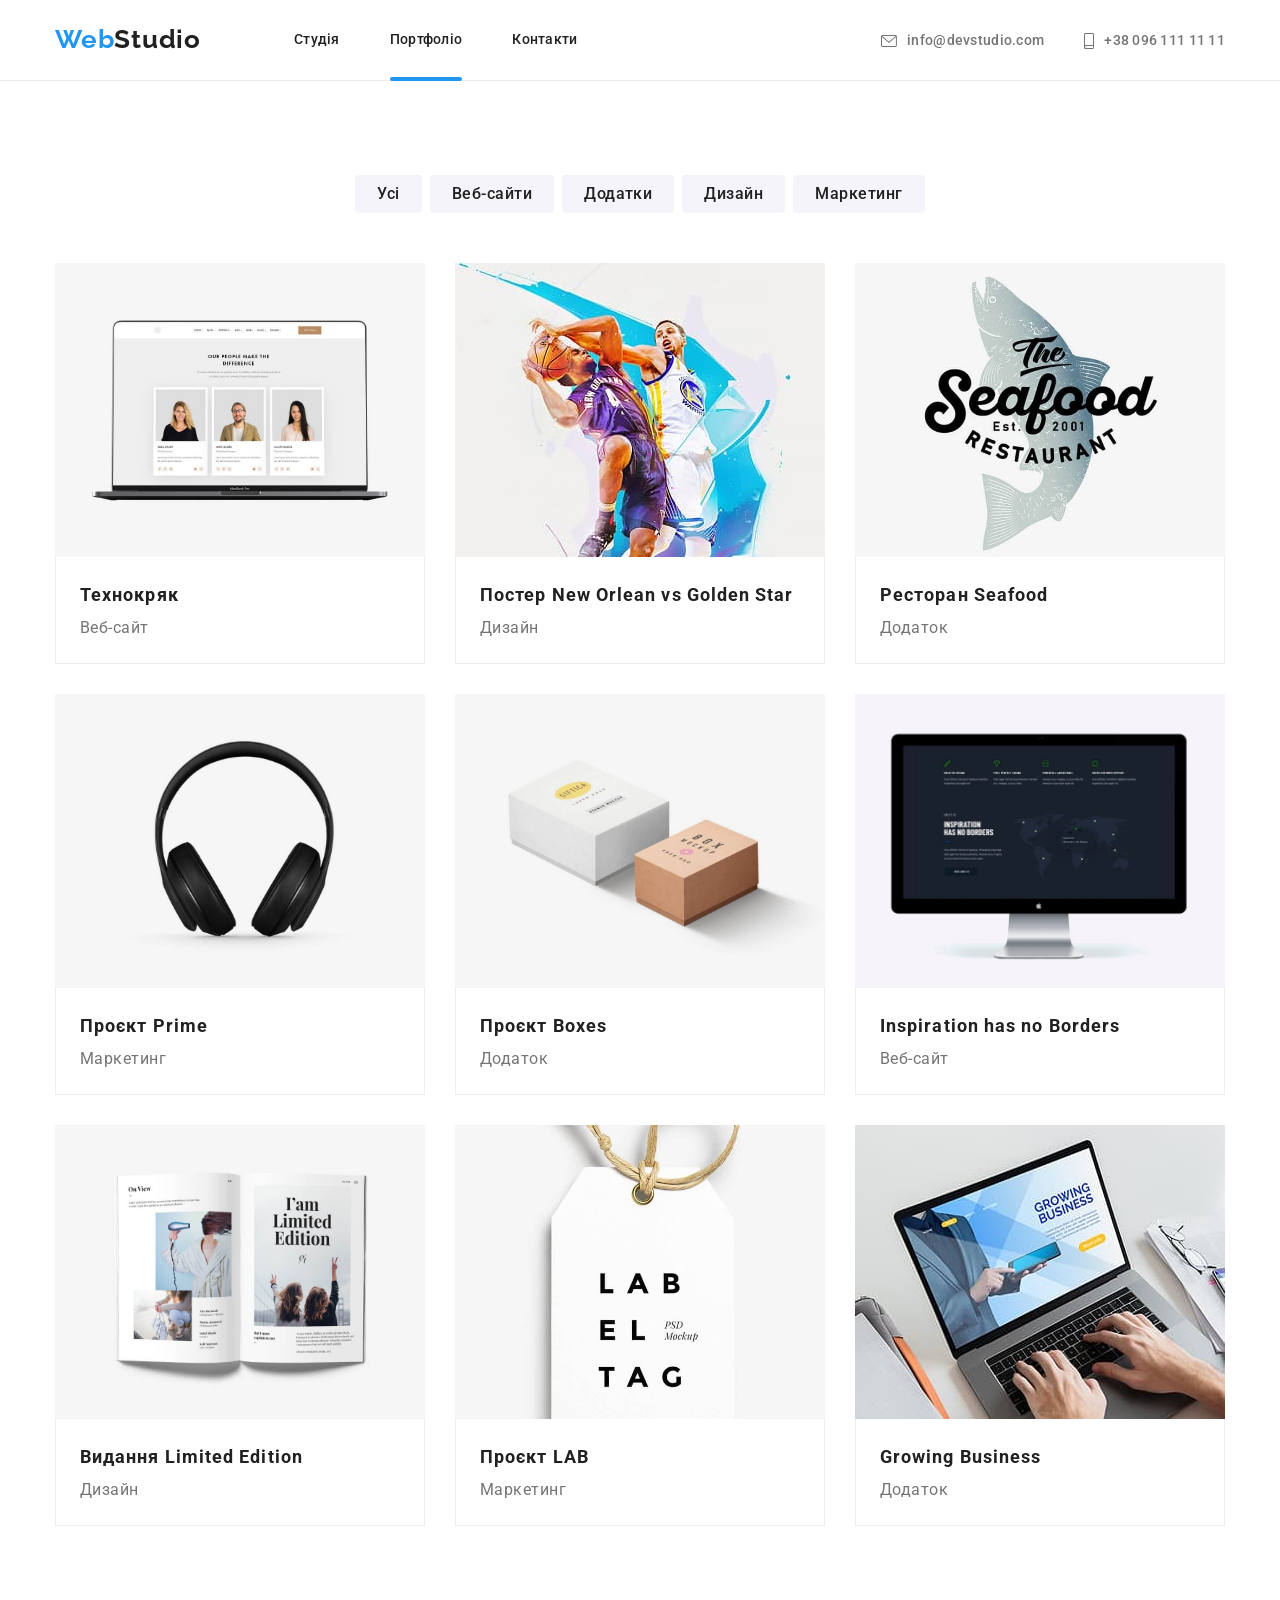
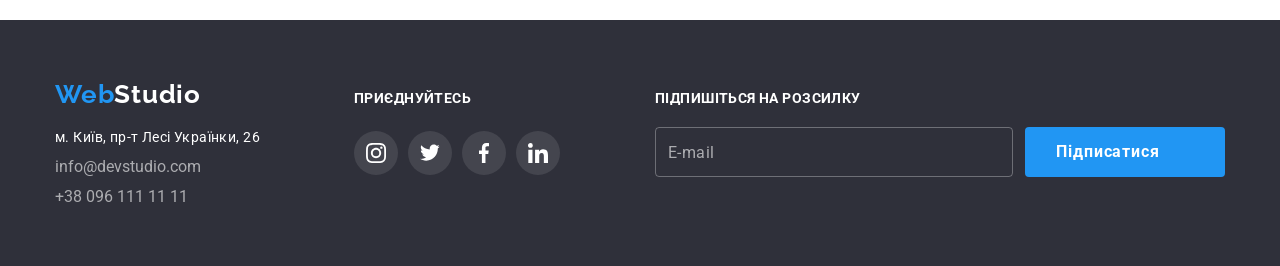
<file: portfolio.html>
<!doctype html>
<html lang="uk">

<head>
  <meta charset="UTF-8" />
  <meta name="viewport" content="width=device-width, initial-scale=1.0" />
  <title>Document</title>
  <link href="https://fonts.googleapis.com/css2?family=Raleway:wght@700&family=Roboto:wght@400;500;700;900&display=swap"
    rel="stylesheet" />
  <link rel="stylesheet"
    href="https://cdnjs.cloudflare.com/ajax/libs/modern-normalize/3.0.1/modern-normalize.min.css" />
  <link rel="stylesheet" href="./css/main.min.css" />
</head>

<body>
  <header class="header">
    <div class="container">
      <nav class="site-nav">
        <a href="./index.html" class="logo"><span>Web</span>Studio</a>
        <ul class="site-nav__list">
          <li class="site-nav__item">
            <a href="./index.html" class="site-nav__link">Студія</a>
          </li>
          <li class="site-nav__item">
            <a href="./portfolio.html" class="site-nav__link current">Портфоліо</a>
          </li>
          <li class="site-nav__item">
            <a href="#contacts" class="site-nav__link">Контакти</a>
          </li>
        </ul>

        <ul class="contacts">
          <li>
            <a href="mailto:info@devstudio.com"><svg class="contacts-icon" width="16" height="12">
                <use href="./images/icons.svg#icon-email"></use>
              </svg>info@devstudio.com</a>
          </li>

          <li>
            <a href="tel:+380961111111"><svg class="contacts-icon" width="10" height="16">
                <use href="./images/icons.svg#icon-smartphone"></use>
              </svg>+38 096 111 11 11</a>
          </li>
        </ul>
      </nav>
    </div>
  </header>
  <main>
    <section class="section portfolio">
      <div class="container">
        <ul class="buttons">
          <li><button type="button">Усі</button></li>
          <li><button type="button">Веб-сайти</button></li>
          <li><button type="button">Додатки</button></li>
          <li><button type="button">Дизайн</button></li>
          <li><button type="button">Маркетинг</button></li>
        </ul>
      </div>
      <div class="container">
        <ul class="portfolio-list flex-container">
          <li class="flex-element">
            <a href="#">
              <div class="thumb">
                <img src="images/our-people-make-difference.jpg" alt="Технокряк" width="370" height="294" />
                <p class="card-overlay">
                  Ресурс пропонує комплексні пропозиції з різним рівнем
                  функціоналу та сервісів. Все це дозволить відвідувачу
                  отримати вичерпні відомості про компанію чи приватну особу.
                </p>
              </div>
            </a>
            <div class="portfolio-content">
              <h2 class="portfolio-title">Технокряк</h2>
              <p class="portfolio-text">Веб-сайт</p>
            </div>
          </li>
          <li class="flex-element">
            <a href="#">
              <div class="thumb">
                <img src="images/basketball.jpg" alt="Постер" width="370" height="294" />
                <p class="card-overlay">
                  Ресурс пропонує комплексні пропозиції з різним рівнем
                  функціоналу та сервісів. Все це дозволить відвідувачу
                  отримати вичерпні відомості про компанію чи приватну особу.
                </p>
              </div>
            </a>
            <div class="portfolio-content">
              <h2 class="portfolio-title">
                Постер New Orlean vs Golden Star
              </h2>
              <p class="portfolio-text">Дизайн</p>
            </div>
          </li>
          <li class="flex-element">
            <a href="#">
              <div class="thumb">
                <img src="images/seafood.jpg" alt="Постер" width="370" height="294" />
                <p class="card-overlay">
                  Ресурс пропонує комплексні пропозиції з різним рівнем
                  функціоналу та сервісів. Все це дозволить відвідувачу
                  отримати вичерпні відомості про компанію чи приватну особу.
                </p>
              </div>
            </a>
            <div class="portfolio-content">
              <h2 class="portfolio-title">Ресторан Seafood</h2>
              <p class="portfolio-text">Додаток</p>
            </div>
          </li>
          <li class="flex-element">
            <a href="#">
              <div class="thumb">
                <img src="images/headphones.jpg" alt="Постер" width="370" height="294" />
                <p class="card-overlay">
                  Ресурс пропонує комплексні пропозиції з різним рівнем
                  функціоналу та сервісів. Все це дозволить відвідувачу
                  отримати вичерпні відомості про компанію чи приватну особу.
                </p>
              </div>
            </a>
            <div class="portfolio-content">
              <h2 class="portfolio-title">Проєкт Prime</h2>
              <p class="portfolio-text">Маркетинг</p>
            </div>
          </li>
          <li class="flex-element">
            <a href="#">
              <div class="thumb">
                <img src="images/box.jpg" alt="Постер" width="370" height="294" />
                <p class="card-overlay">
                  Ресурс пропонує комплексні пропозиції з різним рівнем
                  функціоналу та сервісів. Все це дозволить відвідувачу
                  отримати вичерпні відомості про компанію чи приватну особу.
                </p>
              </div>
            </a>
            <div class="portfolio-content">
              <h2 class="portfolio-title">Проєкт Boxes</h2>
              <p class="portfolio-text">Додаток</p>
            </div>
          </li>
          <li class="flex-element">
            <a href="#">
              <div class="thumb">
                <img src="images/monitor-apple.jpg" alt="Постер" width="370" height="294" />
                <p class="card-overlay">
                  Ресурс пропонує комплексні пропозиції з різним рівнем
                  функціоналу та сервісів. Все це дозволить відвідувачу
                  отримати вичерпні відомості про компанію чи приватну особу.
                </p>
              </div>
            </a>
            <div class="portfolio-content">
              <h2 class="portfolio-title">Inspiration has no Borders</h2>
              <p class="portfolio-text">Веб-сайт</p>
            </div>
          </li>
          <li class="flex-element">
            <a href="#">
              <div class="thumb">
                <img src="images/book.jpg" alt="Постер" width="370" height="294" />
                <p class="card-overlay">
                  Ресурс пропонує комплексні пропозиції з різним рівнем
                  функціоналу та сервісів. Все це дозволить відвідувачу
                  отримати вичерпні відомості про компанію чи приватну особу.
                </p>
              </div>
            </a>
            <div class="portfolio-content">
              <h2 class="portfolio-title">Видання Limited Edition</h2>
              <p class="portfolio-text">Дизайн</p>
            </div>
          </li>
          <li class="flex-element">
            <a href="#">
              <div class="thumb">
                <img src="images/label-tag.jpg" alt="Постер" width="370" height="294" />
                <p class="card-overlay">
                  Ресурс пропонує комплексні пропозиції з різним рівнем
                  функціоналу та сервісів. Все це дозволить відвідувачу
                  отримати вичерпні відомості про компанію чи приватну особу.
                </p>
              </div>
            </a>
            <div class="portfolio-content">
              <h2 class="portfolio-title">Проєкт LAB</h2>
              <p class="portfolio-text">Маркетинг</p>
            </div>
          </li>
          <li class="flex-element">
            <a href="#">
              <div class="thumb">
                <img src="images/macbook.jpg" alt="Постер" width="370" height="294" />
                <p class="card-overlay">
                  Ресурс пропонує комплексні пропозиції з різним рівнем
                  функціоналу та сервісів. Все це дозволить відвідувачу
                  отримати вичерпні відомості про компанію чи приватну особу.
                </p>
              </div>
            </a>
            <div class="portfolio-content">
              <h2 class="portfolio-title">Growing Business</h2>
              <p class="portfolio-text">Додаток</p>
            </div>
          </li>
        </ul>
      </div>
    </section>
  </main>
  <footer class="footer">
    <div class="container">
      <div class="footer__left">
        <a class="logo" href="./index.html"><span>Web</span>Studio</a>
        <address class="footer__contacts">
          <ul>
            <li class="footer__address">м. Київ, пр-т Лесі Українки, 26</li>
            <li>
              <a class="footer__contact-link" href="mailto:info@devstudio.com">info@devstudio.com</a>
            </li>
            <li><a class="footer__contact-link" href="tel:+380961111111">+38 096 111 11 11</a></li>
          </ul>
        </address>
      </div>
      <div class="footer__social">
        <p class="footer__text">ПРИЄДНУЙТЕСЬ</p>
        <ul class="footer__social-list">
          <li>
            <a class="social__link" href="https://www.instagram.com">
              <svg class="footer__social-icon" width="20" height="20">
                <use href="./images/icons.svg#icon-instagram"></use>
              </svg></a>
          </li>
          <li>
            <a class="social__link" href="#">
              <svg class="footer__social-icon" width="20" height="20">
                <use href="./images/icons.svg#icon-twitter"></use>
              </svg></a>
          </li>
          <li>
            <a class="social__link" href="#">
              <svg class="footer__social-icon" width="20" height="20">
                <use href="./images/icons.svg#icon-facebook"></use>
              </svg></a>
          </li>
          <li>
            <a class="social__link" href="#">
              <svg class="footer__social-icon" width="20" height="20">
                <use href="./images/icons.svg#icon-linkedin"></use>
              </svg></a>
          </li>
        </ul>
      </div>

      <form class="subscribe__form">
        <label for="subscribe-mail" class="subscribe__label">
          ПІДПИШІТЬСЯ НА РОЗСИЛКУ
        </label>

        <div class="subscribe__row">
          <input type="email" name="subscribe-mail" id="subscribe-mail" placeholder="E-mail" />
          <button class="button button--primary subscribe__button" type="submit">
            Підписатися<svg class="icon-send">
              <use href="./images/send.svg"></use>
            </svg>
          </button>
        </div>
      </form>
    </div>
  </footer>
</body>

</html>
</file>
<file: css/main.min.css>
:root{--main-color: #212121;--text-color: #757575;--white: #ffffff;--nav-color: rgba(255, 255, 255, 0.6);--bg-dark: #2f303a;--bg-light: #f5f4fa;--accent: #2196f3}h1,h2,h3,p{margin:0}ul{margin:0;padding:0;list-style:none}img{display:block;max-width:100%;height:auto}body{font-family:"Roboto",-apple-system,BlinkMacSystemFont,"Segoe UI",Arial,sans-serif;color:var(--main-color)}.container{width:1200px;margin:0 auto;padding:0 15px}.features__title{margin-bottom:10px;color:var(--main-color);font-weight:700;font-size:14px;line-height:1.14;letter-spacing:.03em}.features__text{color:var(--text-color);font-size:14px;line-height:1.71;letter-spacing:.03em}.features__list{display:-webkit-box;display:-ms-flexbox;display:flex;gap:30px}.features__item{width:270px}.features__icon{display:-webkit-box;display:-ms-flexbox;display:flex;padding:25px;height:120px;width:270px;-webkit-box-align:center;-ms-flex-align:center;align-items:center;-webkit-box-pack:center;-ms-flex-pack:center;justify-content:center;background-color:var(--bg-light);margin-bottom:30px}.header{background-color:var(--white);border-bottom:1px solid #ececec}.contacts{list-style:none;margin:0 0 0 auto;padding:0;display:-webkit-box;display:-ms-flexbox;display:flex;gap:40px}.contacts-icon{fill:currentColor;margin-right:10px;vertical-align:middle;-webkit-transition:fill 250ms cubic-bezier(0.4, 0, 0.2, 1);transition:fill 250ms cubic-bezier(0.4, 0, 0.2, 1)}.contacts a{color:var(--text-color);text-decoration:none;font-weight:500;font-size:14px;line-height:1.14;letter-spacing:.02em;-webkit-transition:color 250ms cubic-bezier(0.4, 0, 0.2, 1);transition:color 250ms cubic-bezier(0.4, 0, 0.2, 1)}.contacts a:hover,.contacts a:focus{color:var(--accent)}.site-nav{display:-webkit-box;display:-ms-flexbox;display:flex;gap:50px;position:relative;-webkit-box-align:center;-ms-flex-align:center;align-items:center}.site-nav .logo{margin-right:43px}.site-nav__list{display:-webkit-box;display:-ms-flexbox;display:flex;gap:50px;margin:0;padding:0;list-style:none}.site-nav__item{position:relative}.site-nav__link{display:block;padding:32px 0;position:relative;color:var(--main-color);text-decoration:none;font-weight:500;font-size:14px;line-height:1.14;letter-spacing:.02em;-webkit-transition:color 250ms cubic-bezier(0.4, 0, 0.2, 1);transition:color 250ms cubic-bezier(0.4, 0, 0.2, 1)}.site-nav__link:hover,.site-nav__link:focus{color:var(--accent)}.site-nav__link.current::after{content:"";position:absolute;bottom:-1px;left:0;width:100%;height:4px;background-color:var(--accent);border-radius:2px;-webkit-transform:scaleX(1);transform:scaleX(1)}.section{padding:94px 0}.services{background-color:var(--white)}.services__title{margin-bottom:50px;color:var(--main-color);font-weight:700;font-size:36px;line-height:1.17;letter-spacing:.03em;text-align:center}.services__list{display:-webkit-box;display:-ms-flexbox;display:flex;gap:30px}.services.section{padding-top:0}.services__item{position:relative}.team{background-color:var(--bg-light)}.team__title{color:var(--main-color);font-weight:700;font-size:36px;line-height:1.17;letter-spacing:.03em;text-align:center;margin-bottom:50px}.team__list{display:-webkit-box;display:-ms-flexbox;display:flex;gap:30px}.team__name{margin-bottom:10px;color:var(--main-color);font-weight:500;font-size:16px;line-height:1.19;letter-spacing:.03em}.team__text{color:var(--text-color);font-size:16px;line-height:1.19;letter-spacing:.03em}.team__item{background-color:var(--white);text-align:center;padding-bottom:30px;border-radius:4px;-webkit-box-shadow:0px 1px 3px rgba(0,0,0,.12),0px 1px 1px rgba(0,0,0,.14),0px 2px 1px rgba(0,0,0,.2);box-shadow:0px 1px 3px rgba(0,0,0,.12),0px 1px 1px rgba(0,0,0,.14),0px 2px 1px rgba(0,0,0,.2)}.team__photo{margin-bottom:30px}.footer{background-color:var(--bg-dark);padding:60px 0}.footer .container{display:-webkit-box;display:-ms-flexbox;display:flex;-webkit-box-align:baseline;-ms-flex-align:baseline;align-items:baseline;gap:94px}.footer__left{max-width:231px}.footer__address{font-style:normal;color:var(--white);font-size:14px;line-height:1.14;letter-spacing:.03em;white-space:nowrap}.footer__contacts ul{margin-top:20px}.footer__contacts ul li:not(:last-child){margin-bottom:12px}.footer__contact-link{font-style:normal;color:hsla(0,0%,100%,.6);text-decoration:none;-webkit-transition:color 250ms cubic-bezier(0.4, 0, 0.2, 1);transition:color 250ms cubic-bezier(0.4, 0, 0.2, 1)}.footer__contact-link:hover,.footer__contact-link:focus{color:var(--accent)}.footer .logo{color:var(--white)}.footer .logo span{color:var(--accent)}.footer__text{margin-bottom:20px;font-family:"Roboto",sans-serif;color:var(--white);font-size:14px;line-height:1.71;letter-spacing:.03em;text-transform:uppercase;font-weight:700}.footer__social-list{margin-top:20px;display:-webkit-box;display:-ms-flexbox;display:flex;gap:10px;padding:0;list-style:none}.footer__social-icon{fill:currentColor}.footer .social{margin-top:0;-webkit-box-pack:start;-ms-flex-pack:start;justify-content:flex-start}.footer .social__link{background-color:hsla(0,0%,100%,.1);color:var(--white)}.footer .social__link:hover,.footer .social__link:focus{background-color:var(--accent);color:var(--white)}.footer .subscribe__form{margin-left:auto;display:-webkit-box;display:-ms-flexbox;display:flex;-webkit-box-orient:vertical;-webkit-box-direction:normal;-ms-flex-direction:column;flex-direction:column;gap:20px}.footer .subscribe__row{display:-webkit-box;display:-ms-flexbox;display:flex;gap:12px}.footer .subscribe__row input{color:var(--white);width:358px;height:50px;padding:20px 12px;border:1px solid hsla(0,0%,100%,.3);border-radius:4px;background-color:rgba(0,0,0,0);font-size:16px;line-height:1.25;letter-spacing:.03em;-webkit-transition:border-color 250ms cubic-bezier(0.4, 0, 0.2, 1);transition:border-color 250ms cubic-bezier(0.4, 0, 0.2, 1)}.footer .subscribe__row input::-webkit-input-placeholder{color:hsla(0,0%,100%,.6)}.footer .subscribe__row input::-moz-placeholder{color:hsla(0,0%,100%,.6)}.footer .subscribe__row input:-ms-input-placeholder{color:hsla(0,0%,100%,.6)}.footer .subscribe__row input::-ms-input-placeholder{color:hsla(0,0%,100%,.6)}.footer .subscribe__row input::placeholder{color:hsla(0,0%,100%,.6)}.footer .subscribe__row input:focus{outline:none;border-color:var(--accent)}.footer .subscribe__label{font-size:14px;line-height:1.14;letter-spacing:.03em;color:var(--white);font-weight:700}.footer__button{width:200px;height:50px;gap:10px;background-color:var(--accent);color:var(--white);border:none;border-radius:4px;cursor:pointer}.footer .icon-send{width:24px;height:24px;fill:var(--white);margin-left:10px}.clients__title{margin-bottom:50px;color:var(--main-color);font-weight:700;font-size:36px;line-height:1.17;letter-spacing:.03em;text-align:center}.clients__list{display:-webkit-box;display:-ms-flexbox;display:flex;gap:30px;list-style:none;padding:0;margin:0}.clients__link{width:170px;height:92px;border:1px solid #afb1b8;border-radius:4px;display:-webkit-box;display:-ms-flexbox;display:flex;-webkit-box-align:center;-ms-flex-align:center;align-items:center;-webkit-box-pack:center;-ms-flex-pack:center;justify-content:center;color:#afb1b8;-webkit-transition:color 250ms cubic-bezier(0.4, 0, 0.2, 1),border-color 250ms cubic-bezier(0.4, 0, 0.2, 1);transition:color 250ms cubic-bezier(0.4, 0, 0.2, 1),border-color 250ms cubic-bezier(0.4, 0, 0.2, 1)}.clients__link:hover,.clients__link:focus{color:var(--accent);border-color:var(--accent)}.clients__icon{fill:currentColor}.button{border:none;margin-bottom:0;min-width:200px;border-radius:4px;padding:10px 22px;display:-webkit-inline-box;display:-ms-inline-flexbox;display:inline-flex;-webkit-box-align:center;-ms-flex-align:center;align-items:center;-webkit-box-pack:center;-ms-flex-pack:center;justify-content:center;-webkit-transition:background-color 250ms cubic-bezier(0.4, 0, 0.2, 1),-webkit-box-shadow 250ms cubic-bezier(0.4, 0, 0.2, 1);transition:background-color 250ms cubic-bezier(0.4, 0, 0.2, 1),-webkit-box-shadow 250ms cubic-bezier(0.4, 0, 0.2, 1);transition:background-color 250ms cubic-bezier(0.4, 0, 0.2, 1),box-shadow 250ms cubic-bezier(0.4, 0, 0.2, 1);transition:background-color 250ms cubic-bezier(0.4, 0, 0.2, 1),box-shadow 250ms cubic-bezier(0.4, 0, 0.2, 1),-webkit-box-shadow 250ms cubic-bezier(0.4, 0, 0.2, 1)}.button--primary{background-color:var(--accent);color:var(--white);font-size:16px;font-weight:700;line-height:1.88;letter-spacing:.06em;cursor:pointer}.button--primary:hover,.button--primary:focus{-webkit-box-shadow:0px 4px 4px rgba(0,0,0,.15);box-shadow:0px 4px 4px rgba(0,0,0,.15)}.form{padding:40px}.form-title{margin-bottom:20px;text-align:center;font-weight:700;font-size:20px;line-height:1.15;letter-spacing:.03em}.form-field{position:relative;display:-webkit-box;display:-ms-flexbox;display:flex;-webkit-box-orient:vertical;-webkit-box-direction:normal;-ms-flex-direction:column;flex-direction:column;font-family:"Roboto",sans-serif;margin-bottom:10px}.form-field label{margin:4px;opacity:.5}.form-field input{width:100%;padding:11px 12px;height:40px;padding-left:40px;border:1px solid rgba(0,0,0,.2);border-radius:4px;background-color:rgba(0,0,0,0);font-size:16px;-webkit-transition:border-color 250ms cubic-bezier(0.4, 0, 0.2, 1);transition:border-color 250ms cubic-bezier(0.4, 0, 0.2, 1);outline:none}.form-field input::-webkit-input-placeholder{color:var(--text-color);opacity:.5}.form-field input::-moz-placeholder{color:var(--text-color);opacity:.5}.form-field input:-ms-input-placeholder{color:var(--text-color);opacity:.5}.form-field input::-ms-input-placeholder{color:var(--text-color);opacity:.5}.form-field input::placeholder{color:var(--text-color);opacity:.5}.form-field input:hover,.form-field input:focus{border-color:var(--accent)}.form-field input:focus::-webkit-input-placeholder{opacity:.3}.form-field input:focus::-moz-placeholder{opacity:.3}.form-field input:focus:-ms-input-placeholder{opacity:.3}.form-field input:focus::-ms-input-placeholder{opacity:.3}.form-field input:focus::placeholder{opacity:.3}.form-field textarea{width:100%;padding:12px 16px;height:120px;resize:none;border:1px solid rgba(0,0,0,.2);border-radius:4px;background-color:rgba(0,0,0,0);font-size:16px;-webkit-transition:border-color 250ms cubic-bezier(0.4, 0, 0.2, 1);transition:border-color 250ms cubic-bezier(0.4, 0, 0.2, 1)}.form-field textarea::-webkit-input-placeholder{color:var(--text-color);opacity:.5}.form-field textarea::-moz-placeholder{color:var(--text-color);opacity:.5}.form-field textarea:-ms-input-placeholder{color:var(--text-color);opacity:.5}.form-field textarea::-ms-input-placeholder{color:var(--text-color);opacity:.5}.form-field textarea::placeholder{color:var(--text-color);opacity:.5}.form-field textarea:hover,.form-field textarea:focus{border-color:var(--accent);outline:none}.form-field textarea:focus::-webkit-input-placeholder{opacity:.3}.form-field textarea:focus::-moz-placeholder{opacity:.3}.form-field textarea:focus:-ms-input-placeholder{opacity:.3}.form-field textarea:focus::-ms-input-placeholder{opacity:.3}.form-field textarea:focus::placeholder{opacity:.3}.form-field:hover .input-icon,.form-field:focus-within .input-icon{color:var(--accent)}.form button{border:1px solid var(--accent);display:block;margin:30px auto;margin-bottom:0}.input-wrap{position:relative;display:-webkit-box;display:-ms-flexbox;display:flex;-webkit-box-align:center;-ms-flex-align:center;align-items:center;-webkit-box-pack:center;-ms-flex-pack:center;justify-content:center}.input-icon{pointer-events:none;position:absolute;top:50%;left:12px;-webkit-transform:translateY(-50%);transform:translateY(-50%);width:18px;height:18px;color:var(--main-color);-webkit-transition:color 250ms cubic-bezier(0.4, 0, 0.2, 1),opacity 250ms cubic-bezier(0.4, 0, 0.2, 1),-webkit-transform 250ms cubic-bezier(0.4, 0, 0.2, 1);transition:color 250ms cubic-bezier(0.4, 0, 0.2, 1),opacity 250ms cubic-bezier(0.4, 0, 0.2, 1),-webkit-transform 250ms cubic-bezier(0.4, 0, 0.2, 1);transition:color 250ms cubic-bezier(0.4, 0, 0.2, 1),transform 250ms cubic-bezier(0.4, 0, 0.2, 1),opacity 250ms cubic-bezier(0.4, 0, 0.2, 1);transition:color 250ms cubic-bezier(0.4, 0, 0.2, 1),transform 250ms cubic-bezier(0.4, 0, 0.2, 1),opacity 250ms cubic-bezier(0.4, 0, 0.2, 1),-webkit-transform 250ms cubic-bezier(0.4, 0, 0.2, 1)}.checkbox{padding:10px 12px 0;display:-webkit-box;display:-ms-flexbox;display:flex;-webkit-box-align:center;-ms-flex-align:center;align-items:center;-webkit-box-pack:center;-ms-flex-pack:center;justify-content:center;gap:8px;width:100%;height:24px;font-family:"Roboto",sans-serif;color:var(--text-color)}.checkbox-input{position:absolute;opacity:0;width:16px;height:15px;cursor:pointer}.checkbox-input:checked~.checkbox-icon{background-color:var(--accent);background-image:url("../images/check.svg");background-size:16px 16px;background-position:center;border-color:var(--accent)}.checkbox-icon{width:16px;height:16px;display:-webkit-box;display:-ms-flexbox;display:flex;border:1px solid var(--main-color);border-radius:2px;-webkit-transition:background-color 250ms cubic-bezier(0.4, 0, 0.2, 1),border-color 250ms cubic-bezier(0.4, 0, 0.2, 1);transition:background-color 250ms cubic-bezier(0.4, 0, 0.2, 1),border-color 250ms cubic-bezier(0.4, 0, 0.2, 1)}.checkbox__link{color:var(--accent)}.hero{display:-webkit-box;display:-ms-flexbox;display:flex;-webkit-box-align:center;-ms-flex-align:center;align-items:center;min-height:600px;text-align:center;background-color:var(--bg-dark);max-width:1600px;margin-left:auto;margin-right:auto;background-image:-webkit-gradient(linear, left top, left bottom, from(rgba(47, 48, 58, 0.4)), to(rgba(47, 48, 58, 0.4))),url(../images/hero-bg.svg);background-image:linear-gradient(rgba(47, 48, 58, 0.4), rgba(47, 48, 58, 0.4)),url(../images/hero-bg.svg);background-repeat:no-repeat;background-position:center;background-size:cover}.hero__title{margin-bottom:30px;color:var(--white);font-weight:900;font-size:44px;line-height:1.36;letter-spacing:.06em;text-align:center}.logo{color:var(--main-color);font-family:"Raleway",sans-serif;font-weight:700;font-size:26px;text-decoration:none;line-height:1.14;letter-spacing:.03em}.logo span{color:var(--accent)}.backdrop{position:fixed;top:0;left:0;width:100%;height:100%;background-color:rgba(0,0,0,.2);-webkit-transition:opacity 250ms cubic-bezier(0.4, 0, 0.2, 1),visibility 250ms cubic-bezier(0.4, 0, 0.2, 1);transition:opacity 250ms cubic-bezier(0.4, 0, 0.2, 1),visibility 250ms cubic-bezier(0.4, 0, 0.2, 1)}.backdrop.is-hidden{visibility:hidden;opacity:0;pointer-events:none}.modal{min-height:528px;min-width:521px;position:absolute;border-radius:4px;top:50%;left:50%;-webkit-transform:translate(-50%, -50%);transform:translate(-50%, -50%);-webkit-transition:opacity 250ms cubic-bezier(0.4, 0, 0.2, 1),-webkit-transform 250ms cubic-bezier(0.4, 0, 0.2, 1);transition:opacity 250ms cubic-bezier(0.4, 0, 0.2, 1),-webkit-transform 250ms cubic-bezier(0.4, 0, 0.2, 1);transition:transform 250ms cubic-bezier(0.4, 0, 0.2, 1),opacity 250ms cubic-bezier(0.4, 0, 0.2, 1);transition:transform 250ms cubic-bezier(0.4, 0, 0.2, 1),opacity 250ms cubic-bezier(0.4, 0, 0.2, 1),-webkit-transform 250ms cubic-bezier(0.4, 0, 0.2, 1);background-color:#fff}.icon-close{width:11px;height:11px}.close-btn{position:absolute;top:8px;right:8px;display:-webkit-box;display:-ms-flexbox;display:flex;-webkit-box-align:center;-ms-flex-align:center;align-items:center;-webkit-box-pack:center;-ms-flex-pack:center;justify-content:center;border:1px solid rgba(0,0,0,.1);width:30px;height:30px;border-radius:50%;background:#fff;cursor:pointer;-webkit-transition:background-color 250ms cubic-bezier(0.4, 0, 0.2, 1);transition:background-color 250ms cubic-bezier(0.4, 0, 0.2, 1)}.close-btn:hover,.close-btn:focus{color:var(--accent)}.social{display:-webkit-box;display:-ms-flexbox;display:flex;list-style:none;-webkit-box-pack:center;-ms-flex-pack:center;justify-content:center;margin-top:16px;gap:10px}.social__icon{fill:currentColor}.social__link{-webkit-box-align:center;-ms-flex-align:center;align-items:center;-webkit-box-pack:center;-ms-flex-pack:center;justify-content:center;color:#afb1b8;width:44px;height:44px;border-radius:50%;display:-webkit-box;display:-ms-flexbox;display:flex;-webkit-transition:background-color 250ms cubic-bezier(0.4, 0, 0.2, 1),color 250ms cubic-bezier(0.4, 0, 0.2, 1);transition:background-color 250ms cubic-bezier(0.4, 0, 0.2, 1),color 250ms cubic-bezier(0.4, 0, 0.2, 1)}.social__link:hover,.social__link:focus{background:var(--accent);color:var(--white)}.thumb{position:relative;overflow:hidden;width:100%;height:294px}.thumb img{width:100%;height:100%;-o-object-fit:cover;object-fit:cover;-o-object-position:center;object-position:center;display:block}.thumb::before{content:"";position:absolute;inset:0;background:var(--accent);opacity:0;z-index:1;-webkit-transform:translateY(100%);transform:translateY(100%);-webkit-transition:opacity 250ms cubic-bezier(0.4, 0, 0.2, 1),-webkit-transform 250ms cubic-bezier(0.4, 0, 0.2, 1);transition:opacity 250ms cubic-bezier(0.4, 0, 0.2, 1),-webkit-transform 250ms cubic-bezier(0.4, 0, 0.2, 1);transition:transform 250ms cubic-bezier(0.4, 0, 0.2, 1),opacity 250ms cubic-bezier(0.4, 0, 0.2, 1);transition:transform 250ms cubic-bezier(0.4, 0, 0.2, 1),opacity 250ms cubic-bezier(0.4, 0, 0.2, 1),-webkit-transform 250ms cubic-bezier(0.4, 0, 0.2, 1)}.thumb__label{position:absolute;bottom:0;left:0;width:100%;height:70px;display:-webkit-box;display:-ms-flexbox;display:flex;-webkit-box-align:center;-ms-flex-align:center;align-items:center;-webkit-box-pack:center;-ms-flex-pack:center;justify-content:center;background-color:rgba(47,48,58,.8);color:var(--white);font-weight:700;font-size:14px;line-height:1.14;letter-spacing:.03em}.card-overlay{position:absolute;inset:0;padding:63px 24px;color:var(--white);font-size:18px;line-height:28px;letter-spacing:.03em;z-index:2;opacity:0;-webkit-transform:translateY(100%);transform:translateY(100%);-webkit-transition:opacity 250ms cubic-bezier(0.4, 0, 0.2, 1),-webkit-transform 250ms cubic-bezier(0.4, 0, 0.2, 1);transition:opacity 250ms cubic-bezier(0.4, 0, 0.2, 1),-webkit-transform 250ms cubic-bezier(0.4, 0, 0.2, 1);transition:transform 250ms cubic-bezier(0.4, 0, 0.2, 1),opacity 250ms cubic-bezier(0.4, 0, 0.2, 1);transition:transform 250ms cubic-bezier(0.4, 0, 0.2, 1),opacity 250ms cubic-bezier(0.4, 0, 0.2, 1),-webkit-transform 250ms cubic-bezier(0.4, 0, 0.2, 1)}.flex-element:hover .thumb::before{-webkit-transform:translateY(0);transform:translateY(0);opacity:.9}.flex-element:hover .card-overlay{-webkit-transform:translateY(0);transform:translateY(0);opacity:1}.portfolio .buttons{display:-webkit-box;display:-ms-flexbox;display:flex;-webkit-box-pack:center;-ms-flex-pack:center;justify-content:center;gap:8px;margin-bottom:50px}.portfolio .buttons li{list-style:none}.portfolio .buttons button{font-weight:500;cursor:pointer;padding:6px 22px;border-radius:4px;border:none;background-color:var(--bg-light);color:var(--main-color);font-size:16px;line-height:1.62;letter-spacing:.03em;-webkit-transition:background-color 250ms cubic-bezier(0.4, 0, 0.2, 1),color 250ms cubic-bezier(0.4, 0, 0.2, 1),-webkit-box-shadow 250ms cubic-bezier(0.4, 0, 0.2, 1);transition:background-color 250ms cubic-bezier(0.4, 0, 0.2, 1),color 250ms cubic-bezier(0.4, 0, 0.2, 1),-webkit-box-shadow 250ms cubic-bezier(0.4, 0, 0.2, 1);transition:background-color 250ms cubic-bezier(0.4, 0, 0.2, 1),color 250ms cubic-bezier(0.4, 0, 0.2, 1),box-shadow 250ms cubic-bezier(0.4, 0, 0.2, 1);transition:background-color 250ms cubic-bezier(0.4, 0, 0.2, 1),color 250ms cubic-bezier(0.4, 0, 0.2, 1),box-shadow 250ms cubic-bezier(0.4, 0, 0.2, 1),-webkit-box-shadow 250ms cubic-bezier(0.4, 0, 0.2, 1)}.portfolio .buttons button:hover,.portfolio .buttons button:focus{background-color:var(--accent);color:var(--white);-webkit-box-shadow:0px 3px 1px rgba(0,0,0,.1),0px 1px 2px rgba(0,0,0,.08),0px 2px 2px rgba(0,0,0,.12);box-shadow:0px 3px 1px rgba(0,0,0,.1),0px 1px 2px rgba(0,0,0,.08),0px 2px 2px rgba(0,0,0,.12)}.portfolio-list{position:relative}.flex-container{display:-webkit-box;display:-ms-flexbox;display:flex;-ms-flex-wrap:wrap;flex-wrap:wrap}.flex-element{width:370px;margin-right:30px;margin-bottom:30px;-webkit-transition:-webkit-box-shadow 250ms cubic-bezier(0.4, 0, 0.2, 1);transition:-webkit-box-shadow 250ms cubic-bezier(0.4, 0, 0.2, 1);transition:box-shadow 250ms cubic-bezier(0.4, 0, 0.2, 1);transition:box-shadow 250ms cubic-bezier(0.4, 0, 0.2, 1), -webkit-box-shadow 250ms cubic-bezier(0.4, 0, 0.2, 1)}.flex-element:nth-child(3n){margin-right:0}.flex-element:nth-last-child(-n+3){margin-bottom:0}.flex-element:hover,.flex-element:focus-within{-webkit-box-shadow:0px 1px 1px rgba(0,0,0,.12),0px 4px 4px rgba(0,0,0,.06),1px 4px 6px rgba(0,0,0,.16);box-shadow:0px 1px 1px rgba(0,0,0,.12),0px 4px 4px rgba(0,0,0,.06),1px 4px 6px rgba(0,0,0,.16)}.portfolio-content{padding:20px 24px;border:1px solid #eee;border-top:none}.portfolio-title{color:var(--main-color);font-weight:700;font-size:18px;line-height:2;letter-spacing:.06em}.portfolio-text{color:var(--text-color);font-size:16px;line-height:1.88;letter-spacing:.03em}/*# sourceMappingURL=main.min.css.map */
</file>
